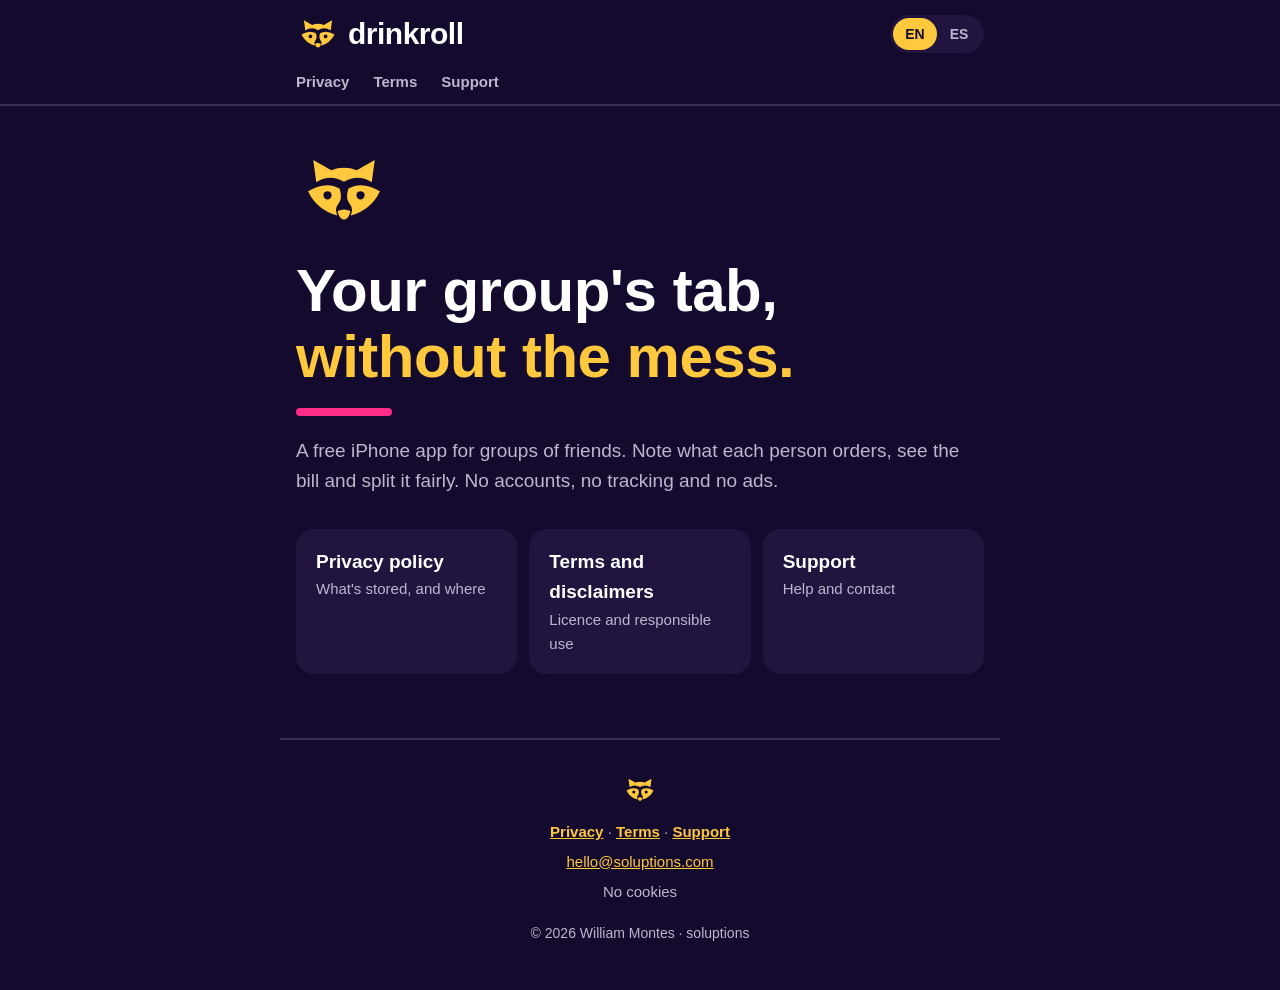
<file: drinkroll/index.html>
<!doctype html><html lang="en"><head><meta charset="utf-8"><meta name="viewport" content="width=device-width,initial-scale=1"><title>Group tab for iPhone · Drinkroll</title><link rel="icon" href="/logo.svg" type="image/svg+xml"><link rel="stylesheet" href="/style.css?v=3"></head><body>
<header><div class="wrap"><div class="top"><a class="brand" href="/drinkroll/"><img src="/logo.svg" width="44" height="44" alt="">drinkroll</a><div class="switch" role="group" aria-label="Language / Idioma"><a href="/drinkroll/" hreflang="en" lang="en" aria-current="true">EN</a><a href="/drinkroll/es/" hreflang="es" lang="es">ES</a></div></div><nav><a href="/drinkroll/privacy/">Privacy</a><a href="/drinkroll/terms/">Terms</a><a href="/drinkroll/support/">Support</a></nav></div></header>
<main><section class="hero"><img src="/logo.svg" width="120" height="120" alt=""><h1>Your group's tab,<br><span>without the mess.</span></h1><div class="bar"></div><p>A free iPhone app for groups of friends. Note what each person orders, see the bill and split it fairly. No accounts, no tracking and no ads.</p></section><div class="tiles"><a class="tile" href="/drinkroll/privacy/"><strong>Privacy policy</strong><span>What's stored, and where</span></a><a class="tile" href="/drinkroll/terms/"><strong>Terms and disclaimers</strong><span>Licence and responsible use</span></a><a class="tile" href="/drinkroll/support/"><strong>Support</strong><span>Help and contact</span></a></div></main><footer><img src="/logo.svg" width="36" height="36" alt=""><p class="flinks"><a href="/drinkroll/privacy/">Privacy</a> · <a href="/drinkroll/terms/">Terms</a> · <a href="/drinkroll/support/">Support</a></p><p><a href="mailto:hello@soluptions.com">hello@soluptions.com</a></p><p>No cookies</p><p class="copy">© 2026 William Montes · soluptions</p></footer></body></html>
</file>
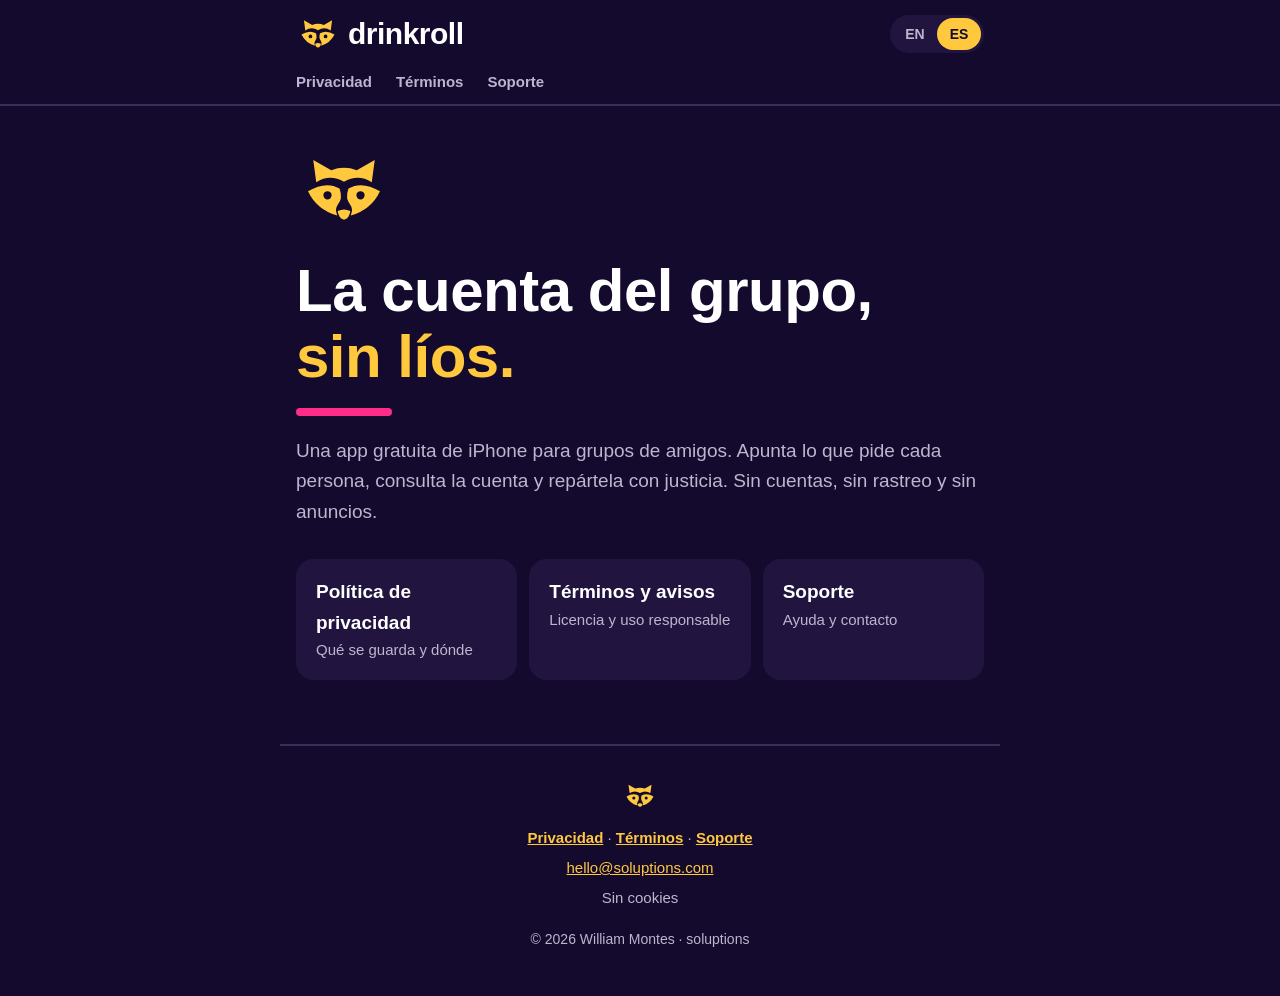
<file: drinkroll/es/index.html>
<!doctype html><html lang="es"><head><meta charset="utf-8"><meta name="viewport" content="width=device-width,initial-scale=1"><title>La cuenta del grupo para iPhone · Drinkroll</title><link rel="icon" href="/logo.svg" type="image/svg+xml"><link rel="stylesheet" href="/style.css?v=3"></head><body>
<header><div class="wrap"><div class="top"><a class="brand" href="/drinkroll/es/"><img src="/logo.svg" width="44" height="44" alt="">drinkroll</a><div class="switch" role="group" aria-label="Language / Idioma"><a href="/drinkroll/" hreflang="en" lang="en">EN</a><a href="/drinkroll/es/" hreflang="es" lang="es" aria-current="true">ES</a></div></div><nav><a href="/drinkroll/es/privacy/">Privacidad</a><a href="/drinkroll/es/terms/">Términos</a><a href="/drinkroll/es/support/">Soporte</a></nav></div></header>
<main><section class="hero"><img src="/logo.svg" width="120" height="120" alt=""><h1>La cuenta del grupo,<br><span>sin líos.</span></h1><div class="bar"></div><p>Una app gratuita de iPhone para grupos de amigos. Apunta lo que pide cada persona, consulta la cuenta y repártela con justicia. Sin cuentas, sin rastreo y sin anuncios.</p></section><div class="tiles"><a class="tile" href="/drinkroll/es/privacy/"><strong>Política de privacidad</strong><span>Qué se guarda y dónde</span></a><a class="tile" href="/drinkroll/es/terms/"><strong>Términos y avisos</strong><span>Licencia y uso responsable</span></a><a class="tile" href="/drinkroll/es/support/"><strong>Soporte</strong><span>Ayuda y contacto</span></a></div></main><footer><img src="/logo.svg" width="36" height="36" alt=""><p class="flinks"><a href="/drinkroll/es/privacy/">Privacidad</a> · <a href="/drinkroll/es/terms/">Términos</a> · <a href="/drinkroll/es/support/">Soporte</a></p><p><a href="mailto:hello@soluptions.com">hello@soluptions.com</a></p><p>Sin cookies</p><p class="copy">© 2026 William Montes · soluptions</p></footer></body></html>
</file>
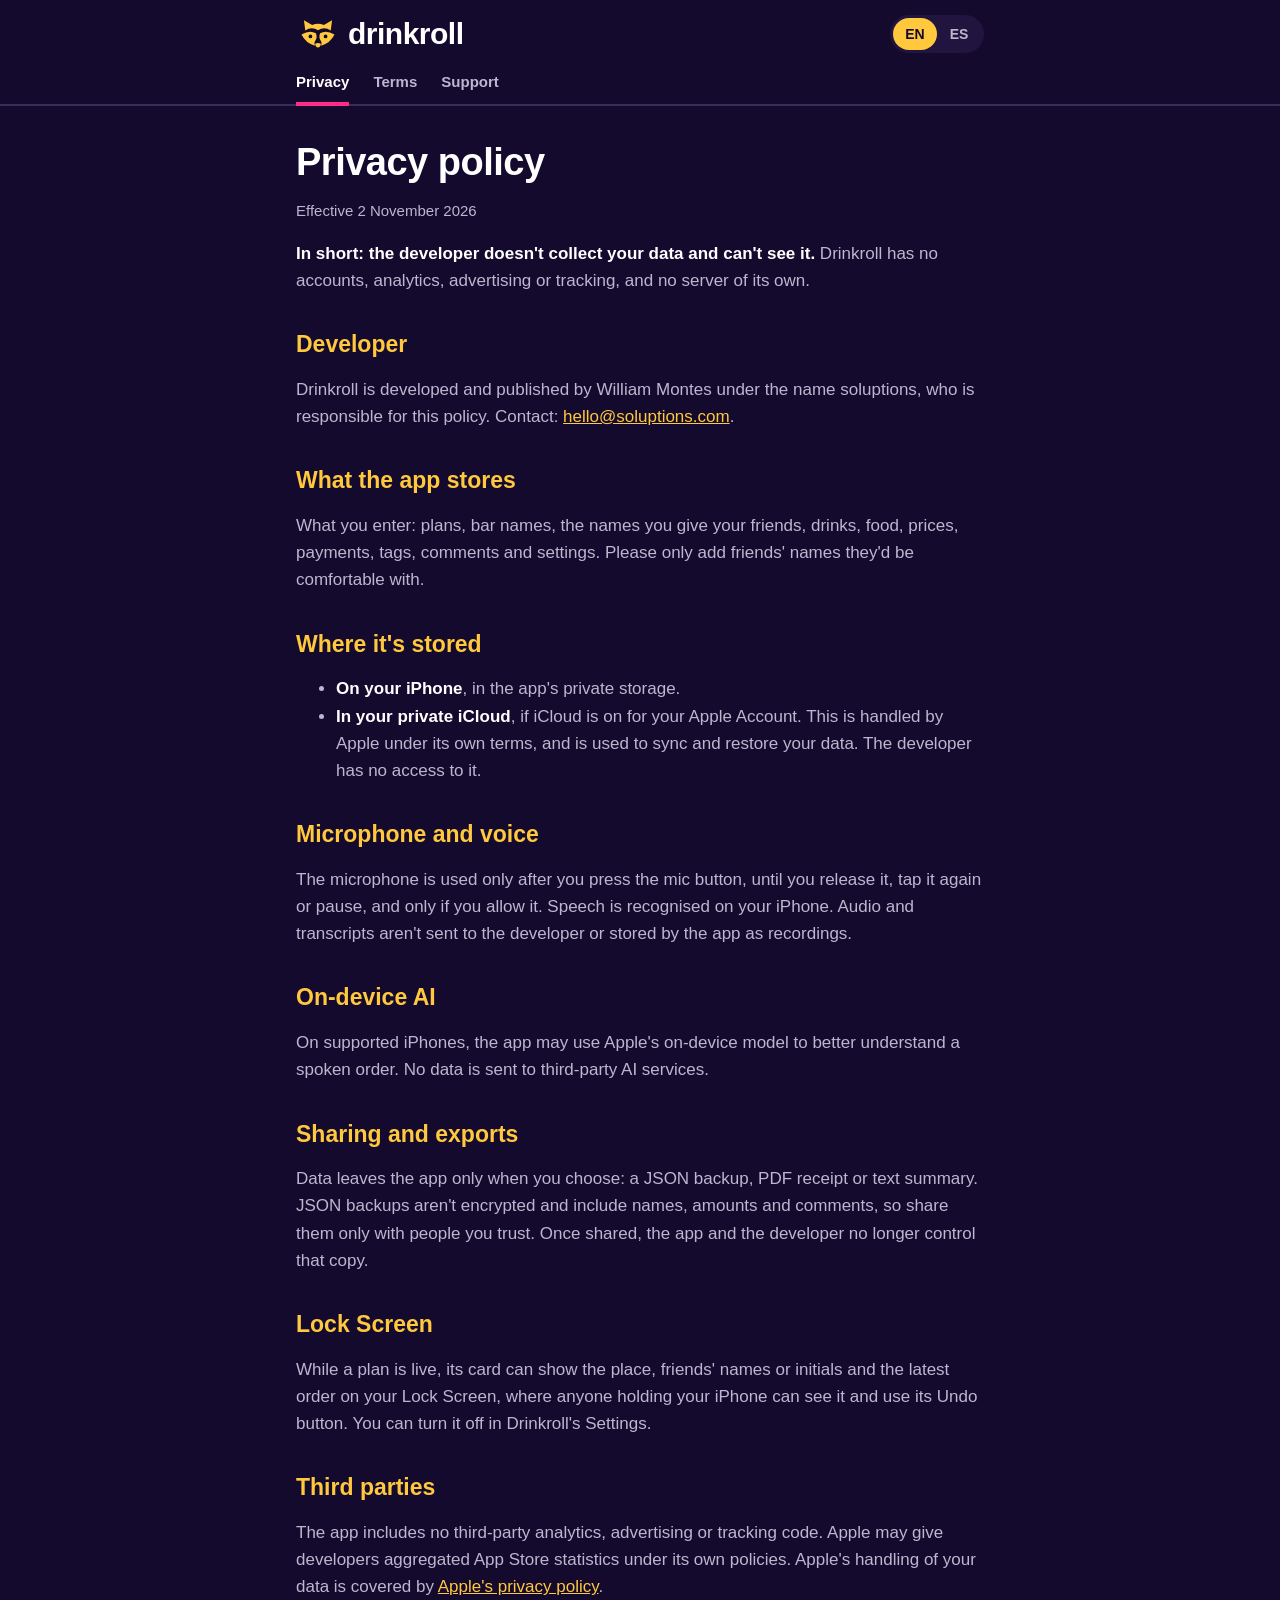
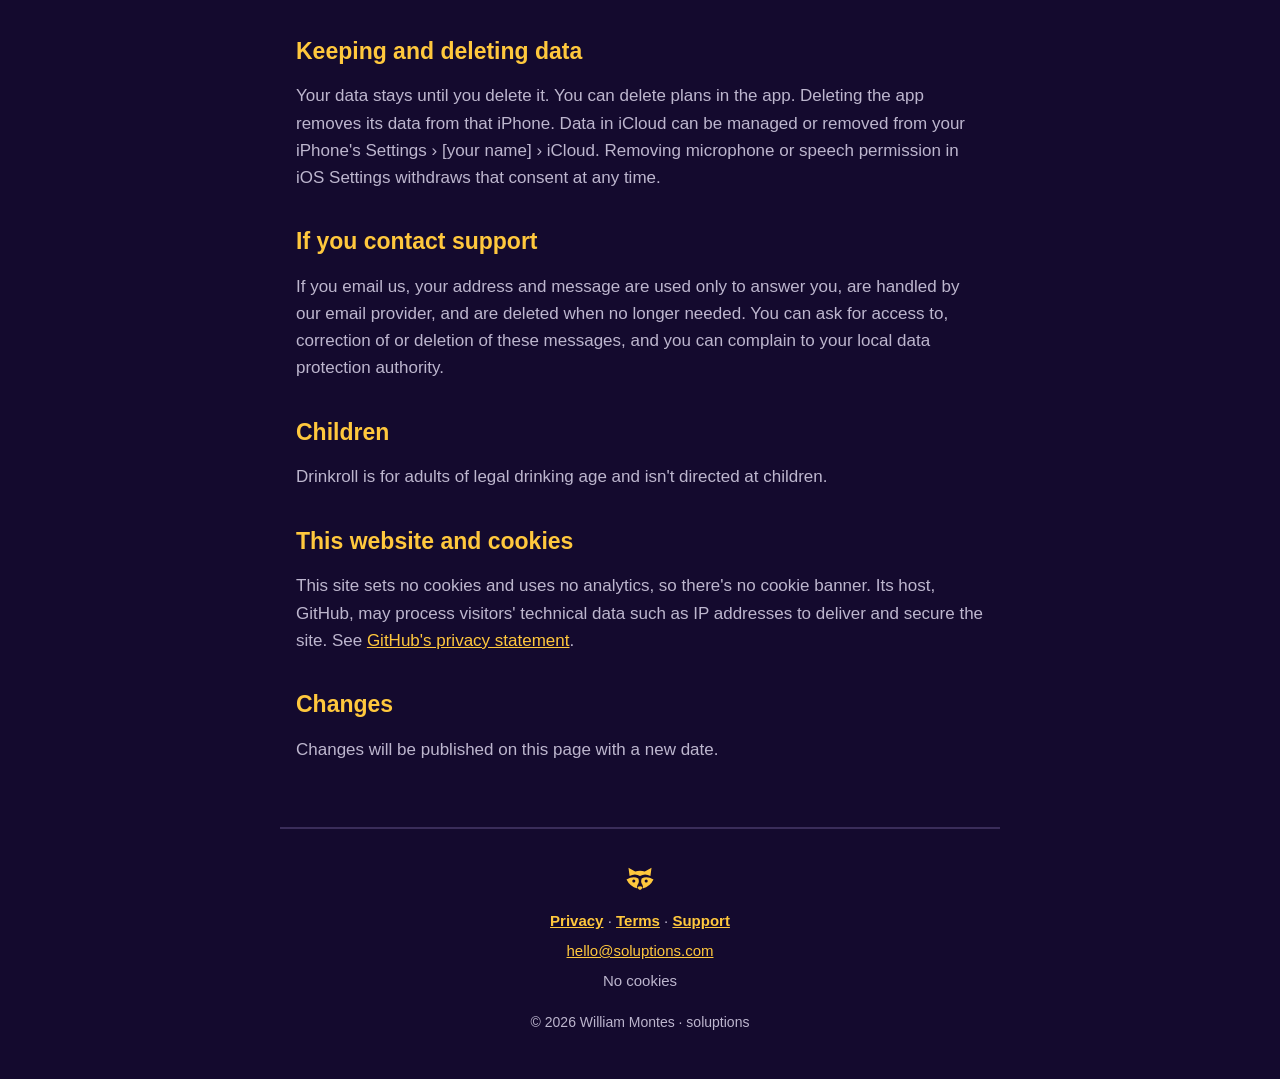
<file: drinkroll/privacy/index.html>
<!doctype html><html lang="en"><head><meta charset="utf-8"><meta name="viewport" content="width=device-width,initial-scale=1"><title>Privacy policy · Drinkroll</title><link rel="icon" href="/logo.svg" type="image/svg+xml"><link rel="stylesheet" href="/style.css?v=3"></head><body>
<header><div class="wrap"><div class="top"><a class="brand" href="/drinkroll/"><img src="/logo.svg" width="44" height="44" alt="">drinkroll</a><div class="switch" role="group" aria-label="Language / Idioma"><a href="/drinkroll/privacy/" hreflang="en" lang="en" aria-current="true">EN</a><a href="/drinkroll/es/privacy/" hreflang="es" lang="es">ES</a></div></div><nav><a href="/drinkroll/privacy/" aria-current="page">Privacy</a><a href="/drinkroll/terms/">Terms</a><a href="/drinkroll/support/">Support</a></nav></div></header>
<main><h1>Privacy policy</h1><p class="date">Effective 2 November 2026</p>
<p><strong>In short: the developer doesn't collect your data and can't see it.</strong> Drinkroll has no accounts, analytics, advertising or tracking, and no server of its own.</p>
<h2>Developer</h2><p>Drinkroll is developed and published by William Montes under the name soluptions, who is responsible for this policy. Contact: <a href="mailto:hello@soluptions.com">hello@soluptions.com</a>.</p>
<h2>What the app stores</h2><p>What you enter: plans, bar names, the names you give your friends, drinks, food, prices, payments, tags, comments and settings. Please only add friends' names they'd be comfortable with.</p>
<h2>Where it's stored</h2><ul><li><strong>On your iPhone</strong>, in the app's private storage.</li><li><strong>In your private iCloud</strong>, if iCloud is on for your Apple Account. This is handled by Apple under its own terms, and is used to sync and restore your data. The developer has no access to it.</li></ul>
<h2>Microphone and voice</h2><p>The microphone is used only after you press the mic button, until you release it, tap it again or pause, and only if you allow it. Speech is recognised on your iPhone. Audio and transcripts aren't sent to the developer or stored by the app as recordings.</p>
<h2>On-device AI</h2><p>On supported iPhones, the app may use Apple's on-device model to better understand a spoken order. No data is sent to third-party AI services.</p>
<h2>Sharing and exports</h2><p>Data leaves the app only when you choose: a JSON backup, PDF receipt or text summary. JSON backups aren't encrypted and include names, amounts and comments, so share them only with people you trust. Once shared, the app and the developer no longer control that copy.</p>
<h2>Lock Screen</h2><p>While a plan is live, its card can show the place, friends' names or initials and the latest order on your Lock Screen, where anyone holding your iPhone can see it and use its Undo button. You can turn it off in Drinkroll's Settings.</p>
<h2>Third parties</h2><p>The app includes no third-party analytics, advertising or tracking code. Apple may give developers aggregated App Store statistics under its own policies. Apple's handling of your data is covered by <a href="https://www.apple.com/legal/privacy/">Apple's privacy policy</a>.</p>
<h2>Keeping and deleting data</h2><p>Your data stays until you delete it. You can delete plans in the app. Deleting the app removes its data from that iPhone. Data in iCloud can be managed or removed from your iPhone's Settings › [your name] › iCloud. Removing microphone or speech permission in iOS Settings withdraws that consent at any time.</p>
<h2>If you contact support</h2><p>If you email us, your address and message are used only to answer you, are handled by our email provider, and are deleted when no longer needed. You can ask for access to, correction of or deletion of these messages, and you can complain to your local data protection authority.</p>
<h2>Children</h2><p>Drinkroll is for adults of legal drinking age and isn't directed at children.</p>
<h2>This website and cookies</h2><p>This site sets no cookies and uses no analytics, so there's no cookie banner. Its host, GitHub, may process visitors' technical data such as IP addresses to deliver and secure the site. See <a href="https://docs.github.com/en/site-policy/privacy-policies/github-general-privacy-statement">GitHub's privacy statement</a>.</p>
<h2>Changes</h2><p>Changes will be published on this page with a new date.</p>
</main><footer><img src="/logo.svg" width="36" height="36" alt=""><p class="flinks"><a href="/drinkroll/privacy/">Privacy</a> · <a href="/drinkroll/terms/">Terms</a> · <a href="/drinkroll/support/">Support</a></p><p><a href="mailto:hello@soluptions.com">hello@soluptions.com</a></p><p>No cookies</p><p class="copy">© 2026 William Montes · soluptions</p></footer></body></html>
</file>
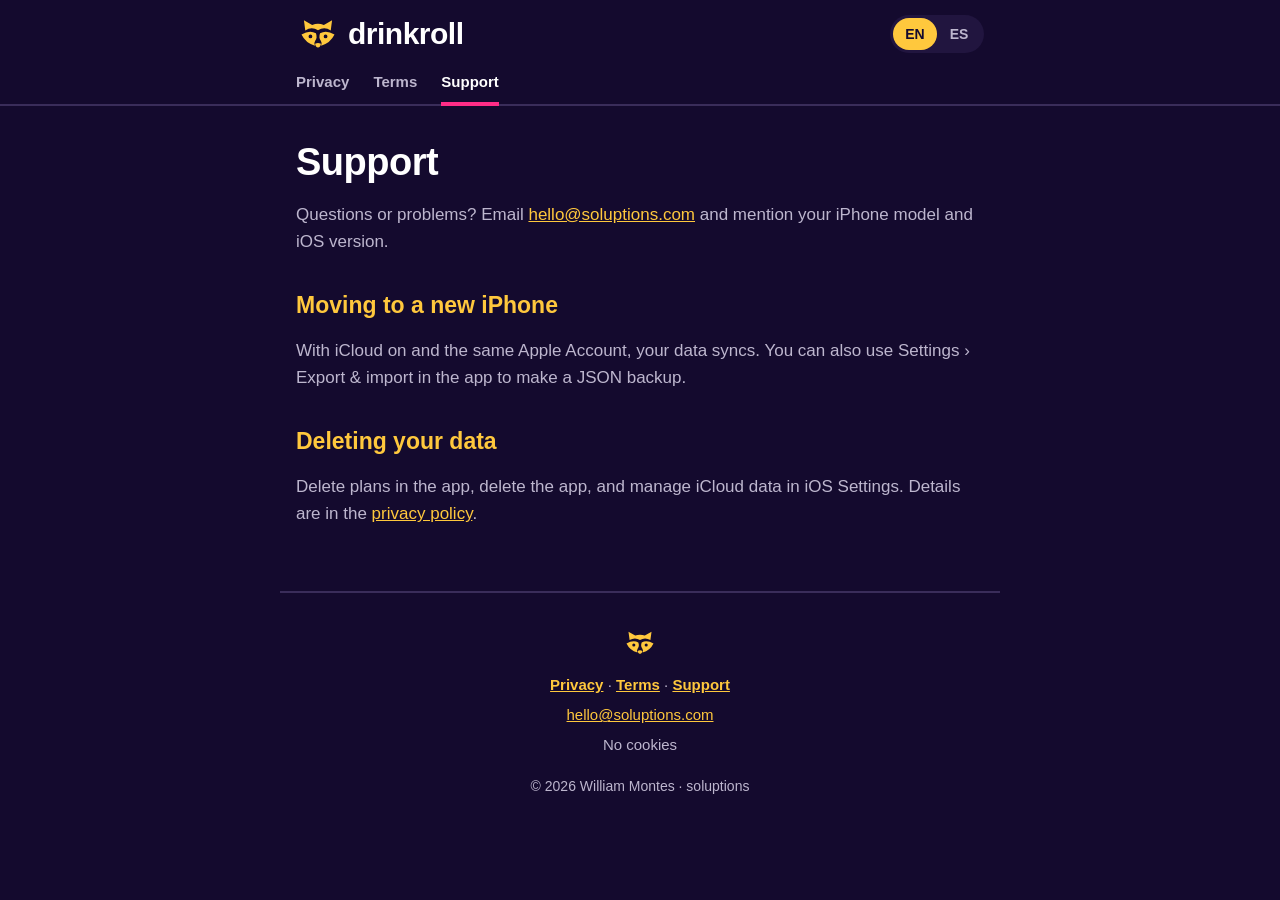
<file: drinkroll/support/index.html>
<!doctype html><html lang="en"><head><meta charset="utf-8"><meta name="viewport" content="width=device-width,initial-scale=1"><title>Support · Drinkroll</title><link rel="icon" href="/logo.svg" type="image/svg+xml"><link rel="stylesheet" href="/style.css?v=3"></head><body>
<header><div class="wrap"><div class="top"><a class="brand" href="/drinkroll/"><img src="/logo.svg" width="44" height="44" alt="">drinkroll</a><div class="switch" role="group" aria-label="Language / Idioma"><a href="/drinkroll/support/" hreflang="en" lang="en" aria-current="true">EN</a><a href="/drinkroll/es/support/" hreflang="es" lang="es">ES</a></div></div><nav><a href="/drinkroll/privacy/">Privacy</a><a href="/drinkroll/terms/">Terms</a><a href="/drinkroll/support/" aria-current="page">Support</a></nav></div></header>
<main><h1>Support</h1><p>Questions or problems? Email <a href="mailto:hello@soluptions.com">hello@soluptions.com</a> and mention your iPhone model and iOS version.</p>
<h2>Moving to a new iPhone</h2><p>With iCloud on and the same Apple Account, your data syncs. You can also use Settings › Export &amp; import in the app to make a JSON backup.</p>
<h2>Deleting your data</h2><p>Delete plans in the app, delete the app, and manage iCloud data in iOS Settings. Details are in the <a href="../privacy/">privacy policy</a>.</p>
</main><footer><img src="/logo.svg" width="36" height="36" alt=""><p class="flinks"><a href="/drinkroll/privacy/">Privacy</a> · <a href="/drinkroll/terms/">Terms</a> · <a href="/drinkroll/support/">Support</a></p><p><a href="mailto:hello@soluptions.com">hello@soluptions.com</a></p><p>No cookies</p><p class="copy">© 2026 William Montes · soluptions</p></footer></body></html>
</file>
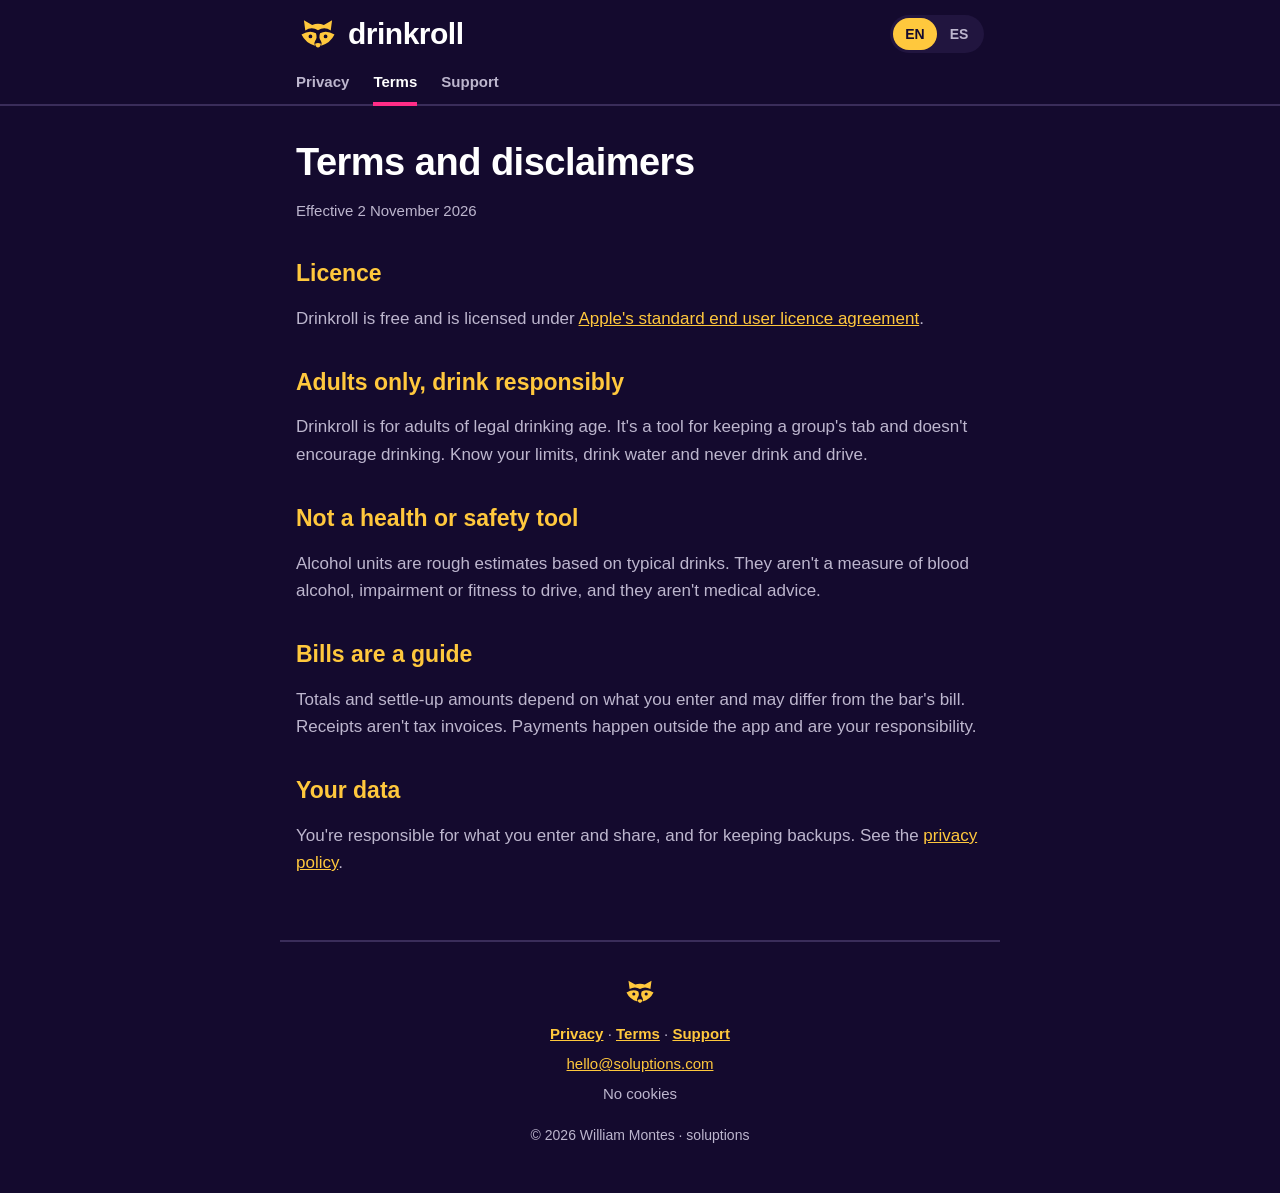
<file: drinkroll/terms/index.html>
<!doctype html><html lang="en"><head><meta charset="utf-8"><meta name="viewport" content="width=device-width,initial-scale=1"><title>Terms and disclaimers · Drinkroll</title><link rel="icon" href="/logo.svg" type="image/svg+xml"><link rel="stylesheet" href="/style.css?v=3"></head><body>
<header><div class="wrap"><div class="top"><a class="brand" href="/drinkroll/"><img src="/logo.svg" width="44" height="44" alt="">drinkroll</a><div class="switch" role="group" aria-label="Language / Idioma"><a href="/drinkroll/terms/" hreflang="en" lang="en" aria-current="true">EN</a><a href="/drinkroll/es/terms/" hreflang="es" lang="es">ES</a></div></div><nav><a href="/drinkroll/privacy/">Privacy</a><a href="/drinkroll/terms/" aria-current="page">Terms</a><a href="/drinkroll/support/">Support</a></nav></div></header>
<main><h1>Terms and disclaimers</h1><p class="date">Effective 2 November 2026</p>
<h2>Licence</h2><p>Drinkroll is free and is licensed under <a href="https://www.apple.com/legal/internet-services/itunes/dev/stdeula/">Apple's standard end user licence agreement</a>.</p>
<h2>Adults only, drink responsibly</h2><p>Drinkroll is for adults of legal drinking age. It's a tool for keeping a group's tab and doesn't encourage drinking. Know your limits, drink water and never drink and drive.</p>
<h2>Not a health or safety tool</h2><p>Alcohol units are rough estimates based on typical drinks. They aren't a measure of blood alcohol, impairment or fitness to drive, and they aren't medical advice.</p>
<h2>Bills are a guide</h2><p>Totals and settle-up amounts depend on what you enter and may differ from the bar's bill. Receipts aren't tax invoices. Payments happen outside the app and are your responsibility.</p>
<h2>Your data</h2><p>You're responsible for what you enter and share, and for keeping backups. See the <a href="../privacy/">privacy policy</a>.</p>
</main><footer><img src="/logo.svg" width="36" height="36" alt=""><p class="flinks"><a href="/drinkroll/privacy/">Privacy</a> · <a href="/drinkroll/terms/">Terms</a> · <a href="/drinkroll/support/">Support</a></p><p><a href="mailto:hello@soluptions.com">hello@soluptions.com</a></p><p>No cookies</p><p class="copy">© 2026 William Montes · soluptions</p></footer></body></html>
</file>
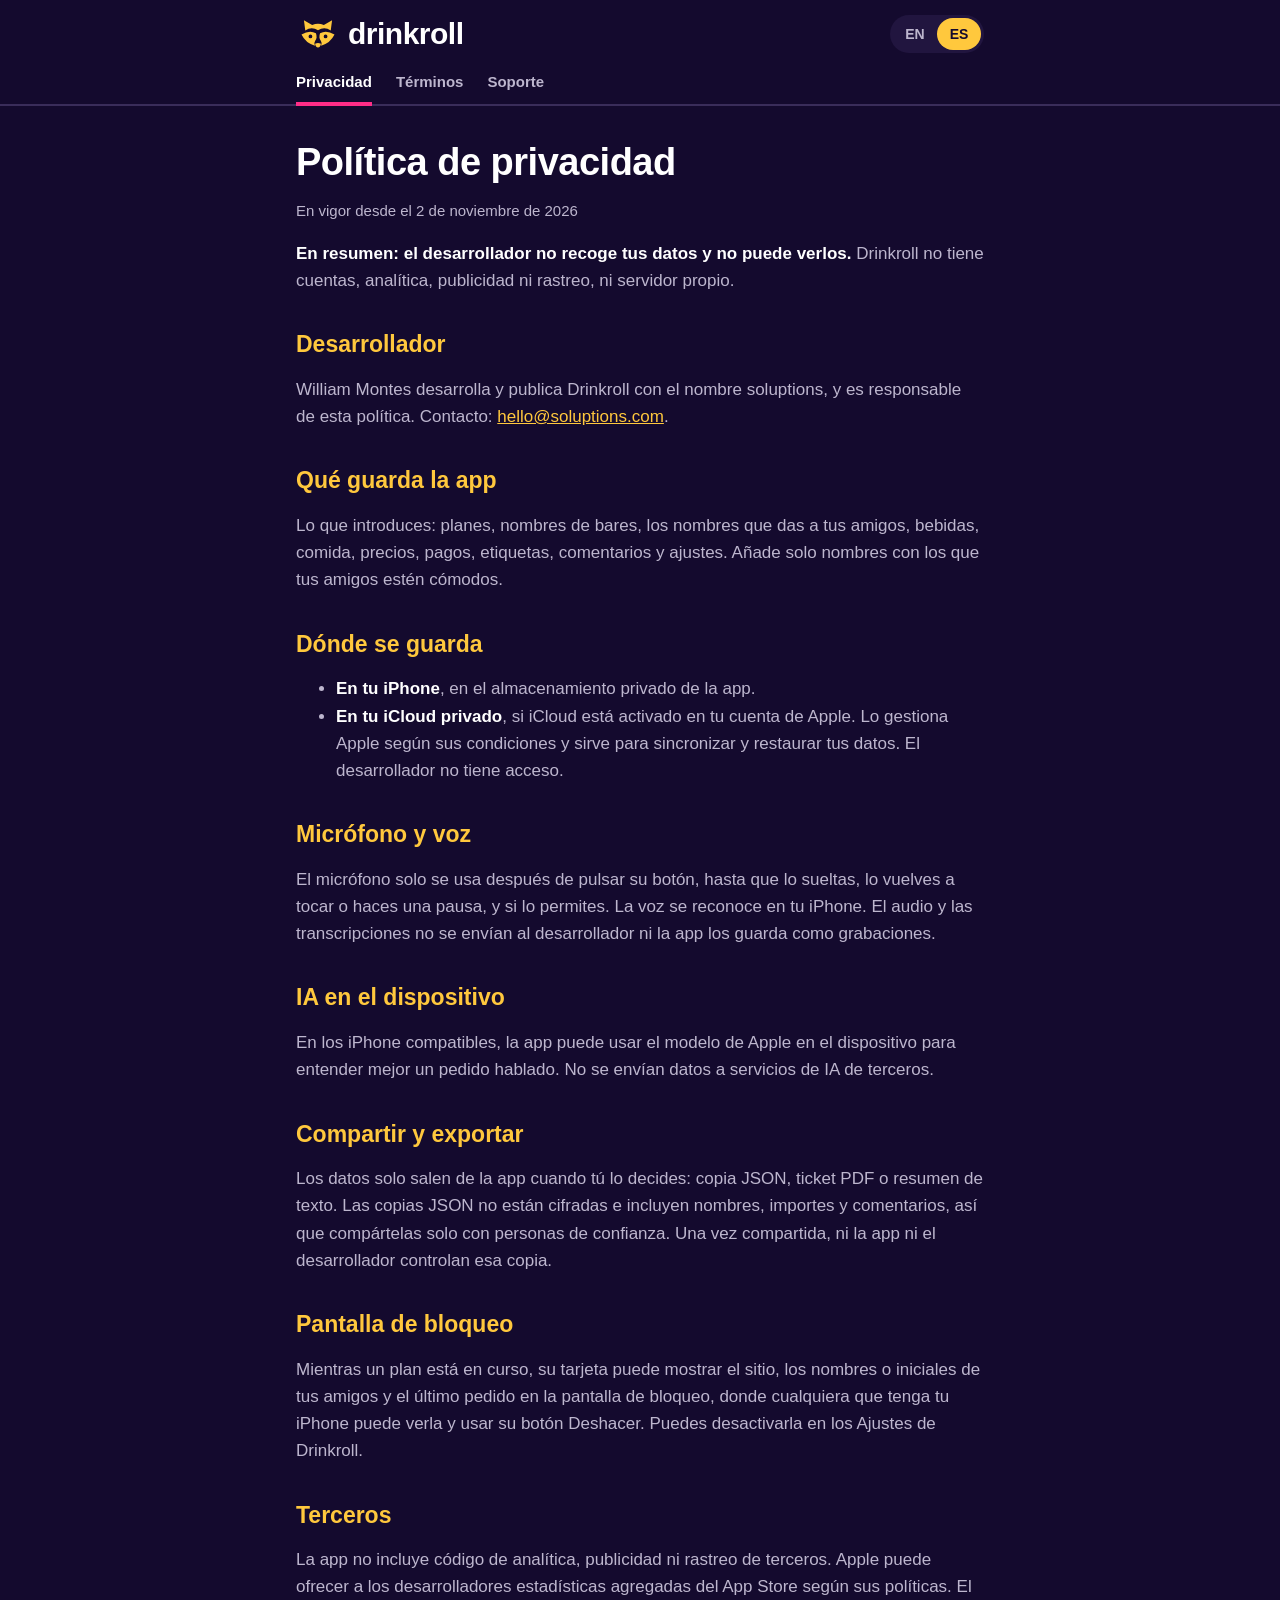
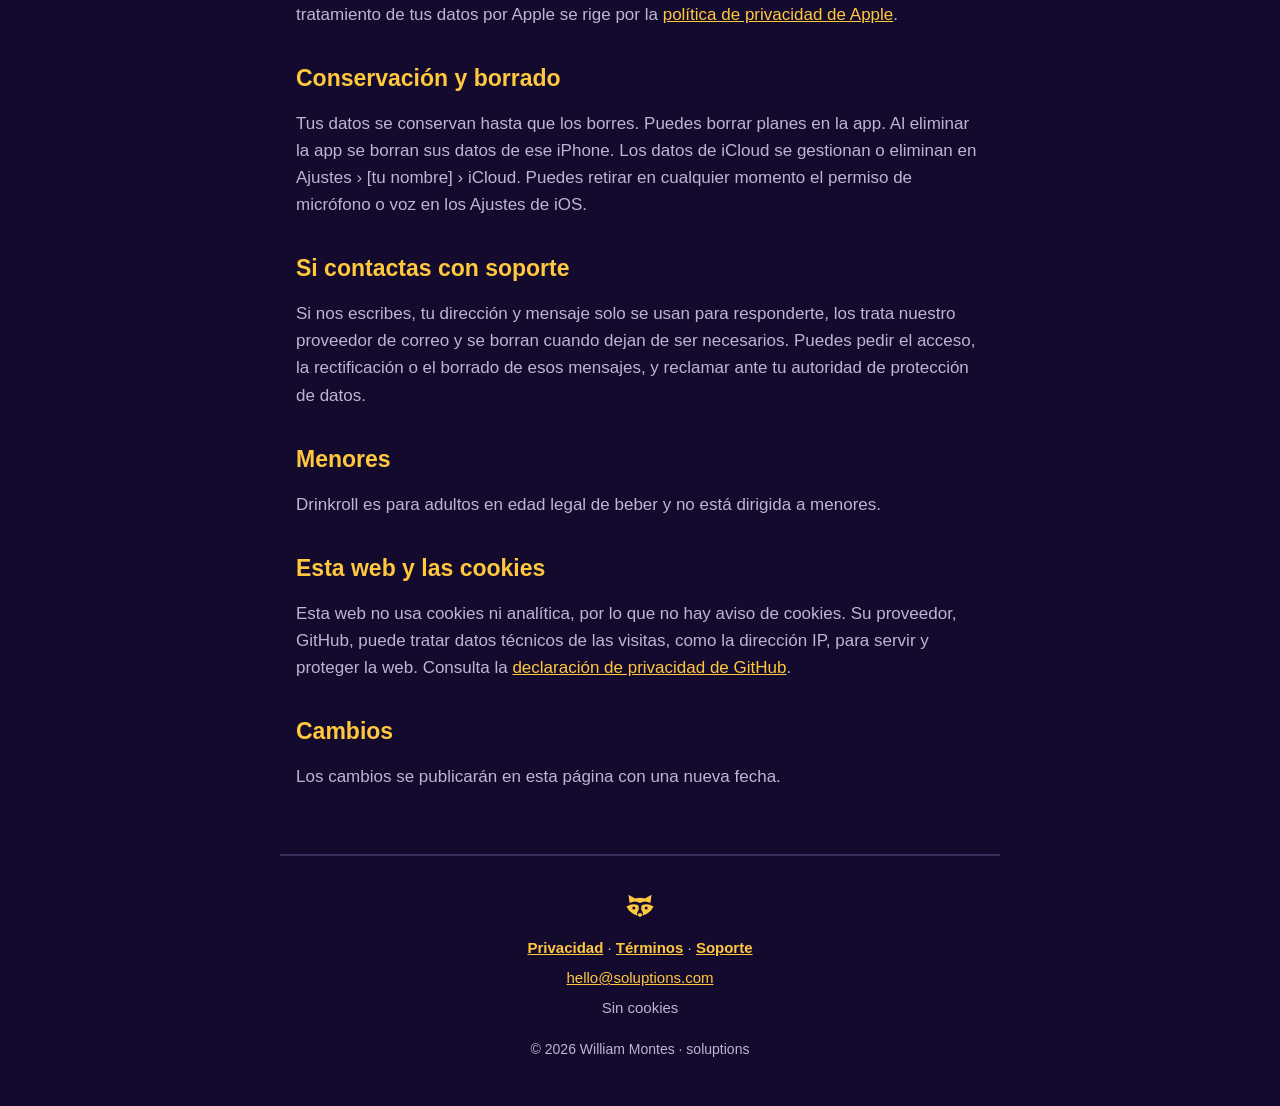
<file: drinkroll/es/privacy/index.html>
<!doctype html><html lang="es"><head><meta charset="utf-8"><meta name="viewport" content="width=device-width,initial-scale=1"><title>Política de privacidad · Drinkroll</title><link rel="icon" href="/logo.svg" type="image/svg+xml"><link rel="stylesheet" href="/style.css?v=3"></head><body>
<header><div class="wrap"><div class="top"><a class="brand" href="/drinkroll/es/"><img src="/logo.svg" width="44" height="44" alt="">drinkroll</a><div class="switch" role="group" aria-label="Language / Idioma"><a href="/drinkroll/privacy/" hreflang="en" lang="en">EN</a><a href="/drinkroll/es/privacy/" hreflang="es" lang="es" aria-current="true">ES</a></div></div><nav><a href="/drinkroll/es/privacy/" aria-current="page">Privacidad</a><a href="/drinkroll/es/terms/">Términos</a><a href="/drinkroll/es/support/">Soporte</a></nav></div></header>
<main><h1>Política de privacidad</h1><p class="date">En vigor desde el 2 de noviembre de 2026</p>
<p><strong>En resumen: el desarrollador no recoge tus datos y no puede verlos.</strong> Drinkroll no tiene cuentas, analítica, publicidad ni rastreo, ni servidor propio.</p>
<h2>Desarrollador</h2><p>William Montes desarrolla y publica Drinkroll con el nombre soluptions, y es responsable de esta política. Contacto: <a href="mailto:hello@soluptions.com">hello@soluptions.com</a>.</p>
<h2>Qué guarda la app</h2><p>Lo que introduces: planes, nombres de bares, los nombres que das a tus amigos, bebidas, comida, precios, pagos, etiquetas, comentarios y ajustes. Añade solo nombres con los que tus amigos estén cómodos.</p>
<h2>Dónde se guarda</h2><ul><li><strong>En tu iPhone</strong>, en el almacenamiento privado de la app.</li><li><strong>En tu iCloud privado</strong>, si iCloud está activado en tu cuenta de Apple. Lo gestiona Apple según sus condiciones y sirve para sincronizar y restaurar tus datos. El desarrollador no tiene acceso.</li></ul>
<h2>Micrófono y voz</h2><p>El micrófono solo se usa después de pulsar su botón, hasta que lo sueltas, lo vuelves a tocar o haces una pausa, y si lo permites. La voz se reconoce en tu iPhone. El audio y las transcripciones no se envían al desarrollador ni la app los guarda como grabaciones.</p>
<h2>IA en el dispositivo</h2><p>En los iPhone compatibles, la app puede usar el modelo de Apple en el dispositivo para entender mejor un pedido hablado. No se envían datos a servicios de IA de terceros.</p>
<h2>Compartir y exportar</h2><p>Los datos solo salen de la app cuando tú lo decides: copia JSON, ticket PDF o resumen de texto. Las copias JSON no están cifradas e incluyen nombres, importes y comentarios, así que compártelas solo con personas de confianza. Una vez compartida, ni la app ni el desarrollador controlan esa copia.</p>
<h2>Pantalla de bloqueo</h2><p>Mientras un plan está en curso, su tarjeta puede mostrar el sitio, los nombres o iniciales de tus amigos y el último pedido en la pantalla de bloqueo, donde cualquiera que tenga tu iPhone puede verla y usar su botón Deshacer. Puedes desactivarla en los Ajustes de Drinkroll.</p>
<h2>Terceros</h2><p>La app no incluye código de analítica, publicidad ni rastreo de terceros. Apple puede ofrecer a los desarrolladores estadísticas agregadas del App Store según sus políticas. El tratamiento de tus datos por Apple se rige por la <a href="https://www.apple.com/legal/privacy/es/">política de privacidad de Apple</a>.</p>
<h2>Conservación y borrado</h2><p>Tus datos se conservan hasta que los borres. Puedes borrar planes en la app. Al eliminar la app se borran sus datos de ese iPhone. Los datos de iCloud se gestionan o eliminan en Ajustes › [tu nombre] › iCloud. Puedes retirar en cualquier momento el permiso de micrófono o voz en los Ajustes de iOS.</p>
<h2>Si contactas con soporte</h2><p>Si nos escribes, tu dirección y mensaje solo se usan para responderte, los trata nuestro proveedor de correo y se borran cuando dejan de ser necesarios. Puedes pedir el acceso, la rectificación o el borrado de esos mensajes, y reclamar ante tu autoridad de protección de datos.</p>
<h2>Menores</h2><p>Drinkroll es para adultos en edad legal de beber y no está dirigida a menores.</p>
<h2>Esta web y las cookies</h2><p>Esta web no usa cookies ni analítica, por lo que no hay aviso de cookies. Su proveedor, GitHub, puede tratar datos técnicos de las visitas, como la dirección IP, para servir y proteger la web. Consulta la <a href="https://docs.github.com/en/site-policy/privacy-policies/github-general-privacy-statement">declaración de privacidad de GitHub</a>.</p>
<h2>Cambios</h2><p>Los cambios se publicarán en esta página con una nueva fecha.</p></main><footer><img src="/logo.svg" width="36" height="36" alt=""><p class="flinks"><a href="/drinkroll/es/privacy/">Privacidad</a> · <a href="/drinkroll/es/terms/">Términos</a> · <a href="/drinkroll/es/support/">Soporte</a></p><p><a href="mailto:hello@soluptions.com">hello@soluptions.com</a></p><p>Sin cookies</p><p class="copy">© 2026 William Montes · soluptions</p></footer></body></html>
</file>
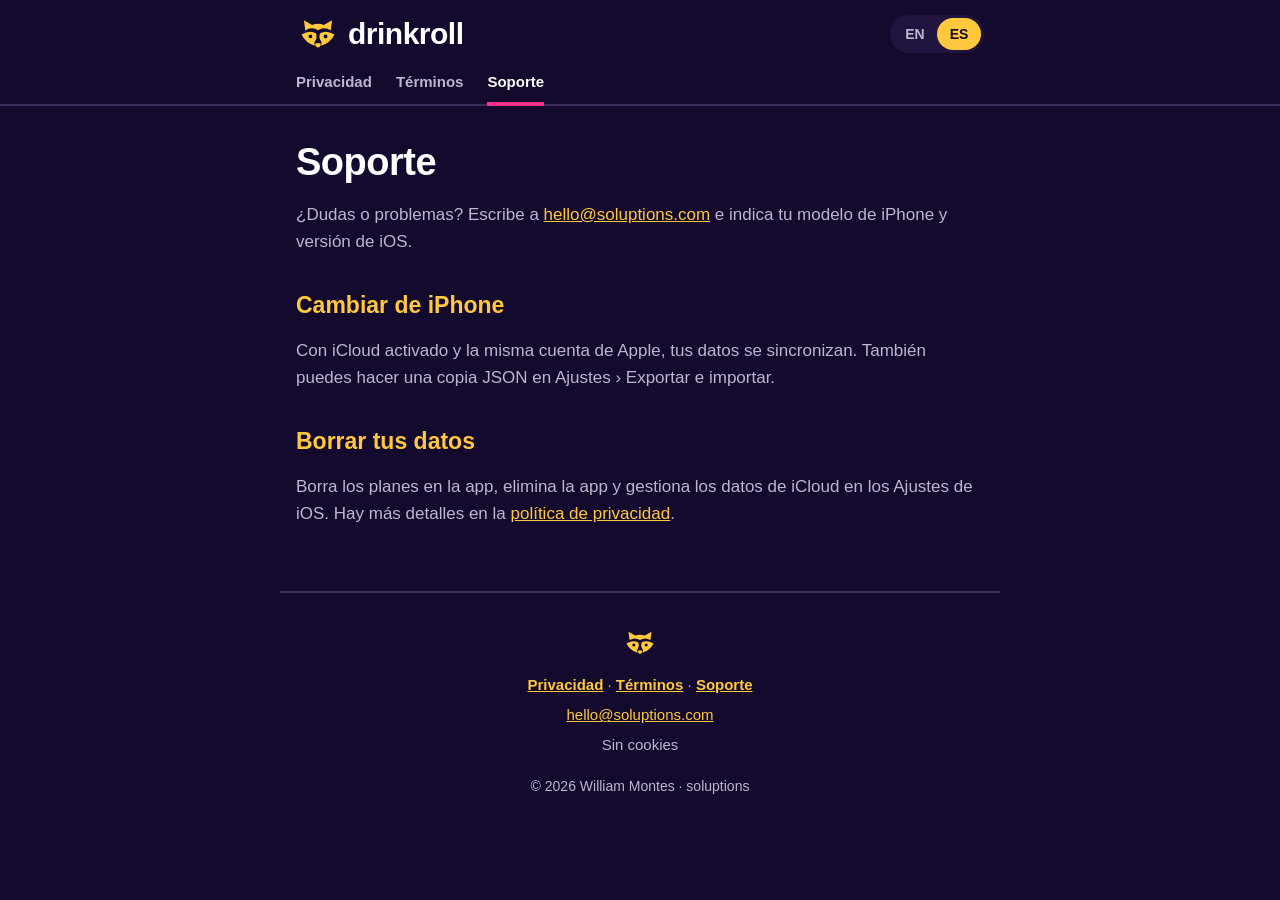
<file: drinkroll/es/support/index.html>
<!doctype html><html lang="es"><head><meta charset="utf-8"><meta name="viewport" content="width=device-width,initial-scale=1"><title>Soporte · Drinkroll</title><link rel="icon" href="/logo.svg" type="image/svg+xml"><link rel="stylesheet" href="/style.css?v=3"></head><body>
<header><div class="wrap"><div class="top"><a class="brand" href="/drinkroll/es/"><img src="/logo.svg" width="44" height="44" alt="">drinkroll</a><div class="switch" role="group" aria-label="Language / Idioma"><a href="/drinkroll/support/" hreflang="en" lang="en">EN</a><a href="/drinkroll/es/support/" hreflang="es" lang="es" aria-current="true">ES</a></div></div><nav><a href="/drinkroll/es/privacy/">Privacidad</a><a href="/drinkroll/es/terms/">Términos</a><a href="/drinkroll/es/support/" aria-current="page">Soporte</a></nav></div></header>
<main><h1>Soporte</h1><p>¿Dudas o problemas? Escribe a <a href="mailto:hello@soluptions.com">hello@soluptions.com</a> e indica tu modelo de iPhone y versión de iOS.</p>
<h2>Cambiar de iPhone</h2><p>Con iCloud activado y la misma cuenta de Apple, tus datos se sincronizan. También puedes hacer una copia JSON en Ajustes › Exportar e importar.</p>
<h2>Borrar tus datos</h2><p>Borra los planes en la app, elimina la app y gestiona los datos de iCloud en los Ajustes de iOS. Hay más detalles en la <a href="../privacy/">política de privacidad</a>.</p></main><footer><img src="/logo.svg" width="36" height="36" alt=""><p class="flinks"><a href="/drinkroll/es/privacy/">Privacidad</a> · <a href="/drinkroll/es/terms/">Términos</a> · <a href="/drinkroll/es/support/">Soporte</a></p><p><a href="mailto:hello@soluptions.com">hello@soluptions.com</a></p><p>Sin cookies</p><p class="copy">© 2026 William Montes · soluptions</p></footer></body></html>
</file>
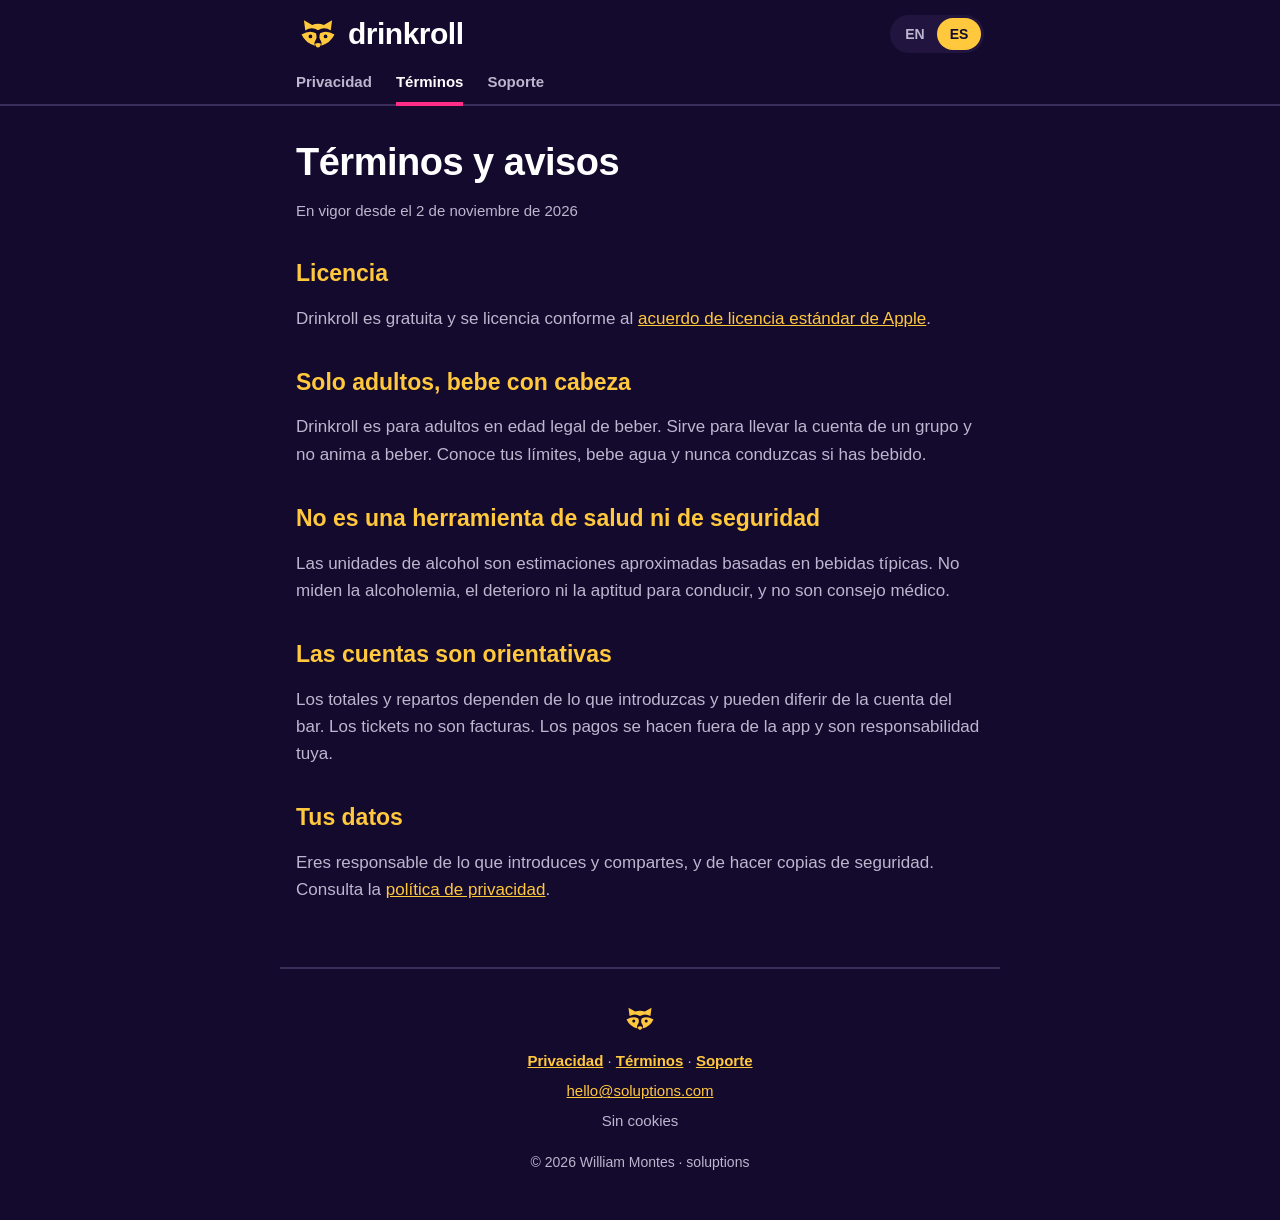
<file: drinkroll/es/terms/index.html>
<!doctype html><html lang="es"><head><meta charset="utf-8"><meta name="viewport" content="width=device-width,initial-scale=1"><title>Términos y avisos · Drinkroll</title><link rel="icon" href="/logo.svg" type="image/svg+xml"><link rel="stylesheet" href="/style.css?v=3"></head><body>
<header><div class="wrap"><div class="top"><a class="brand" href="/drinkroll/es/"><img src="/logo.svg" width="44" height="44" alt="">drinkroll</a><div class="switch" role="group" aria-label="Language / Idioma"><a href="/drinkroll/terms/" hreflang="en" lang="en">EN</a><a href="/drinkroll/es/terms/" hreflang="es" lang="es" aria-current="true">ES</a></div></div><nav><a href="/drinkroll/es/privacy/">Privacidad</a><a href="/drinkroll/es/terms/" aria-current="page">Términos</a><a href="/drinkroll/es/support/">Soporte</a></nav></div></header>
<main><h1>Términos y avisos</h1><p class="date">En vigor desde el 2 de noviembre de 2026</p>
<h2>Licencia</h2><p>Drinkroll es gratuita y se licencia conforme al <a href="https://www.apple.com/legal/internet-services/itunes/dev/stdeula/">acuerdo de licencia estándar de Apple</a>.</p>
<h2>Solo adultos, bebe con cabeza</h2><p>Drinkroll es para adultos en edad legal de beber. Sirve para llevar la cuenta de un grupo y no anima a beber. Conoce tus límites, bebe agua y nunca conduzcas si has bebido.</p>
<h2>No es una herramienta de salud ni de seguridad</h2><p>Las unidades de alcohol son estimaciones aproximadas basadas en bebidas típicas. No miden la alcoholemia, el deterioro ni la aptitud para conducir, y no son consejo médico.</p>
<h2>Las cuentas son orientativas</h2><p>Los totales y repartos dependen de lo que introduzcas y pueden diferir de la cuenta del bar. Los tickets no son facturas. Los pagos se hacen fuera de la app y son responsabilidad tuya.</p>
<h2>Tus datos</h2><p>Eres responsable de lo que introduces y compartes, y de hacer copias de seguridad. Consulta la <a href="../privacy/">política de privacidad</a>.</p></main><footer><img src="/logo.svg" width="36" height="36" alt=""><p class="flinks"><a href="/drinkroll/es/privacy/">Privacidad</a> · <a href="/drinkroll/es/terms/">Términos</a> · <a href="/drinkroll/es/support/">Soporte</a></p><p><a href="mailto:hello@soluptions.com">hello@soluptions.com</a></p><p>Sin cookies</p><p class="copy">© 2026 William Montes · soluptions</p></footer></body></html>
</file>
<file: style.css>
:root{--night:#140A2E;--raised:#21153F;--pink:#FF2D87;--yellow:#FFC83D;--text:#fff;--muted:#BDB6CE;--line:#3A2D5A}
*{box-sizing:border-box}html{-webkit-text-size-adjust:100%;scroll-padding-top:128px}body{margin:0;background:var(--night);color:var(--text);font:17px/1.6 ui-rounded,-apple-system,BlinkMacSystemFont,"Segoe UI",sans-serif}
header{position:sticky;top:0;z-index:10;background:var(--night);border-bottom:2px solid var(--line)}.wrap,main,footer{max-width:720px;margin:auto;padding-left:16px;padding-right:16px}.wrap{padding-top:calc(12px + env(safe-area-inset-top))}
.top{display:flex;align-items:center;justify-content:space-between;gap:12px}.brand{display:flex;align-items:center;gap:8px;font-size:30px;line-height:1;font-weight:900;letter-spacing:-.5px;color:#fff;text-decoration:none}.brand img{display:block;flex:none}
.switch{display:flex;flex:none;background:var(--raised);border-radius:999px;padding:3px}.switch a{min-width:44px;padding:7px 10px;border-radius:999px;text-align:center;font-size:14px;line-height:1.3;font-weight:800;text-decoration:none;color:var(--muted)}.switch a[aria-current]{background:var(--yellow);color:var(--night)}
nav{display:flex;gap:24px;margin-top:6px}nav a{padding:8px 0;border-bottom:4px solid transparent;margin-bottom:-2px;font-size:15px;font-weight:800;text-decoration:none;color:var(--muted)}nav a[aria-current]{color:#fff;border-bottom-color:var(--pink)}
main{padding-top:36px}h1{font-size:38px;line-height:1.1;font-weight:900;letter-spacing:-.5px;margin:0 0 8px}h2{font-size:23px;line-height:1.25;font-weight:900;margin:36px 0 8px;color:var(--yellow)}p,li{color:var(--muted)}strong{color:#fff}a{color:var(--yellow)}.date{font-size:15px}
.hero img{display:block;width:96px;height:96px;margin:0 0 20px}.hero h1{font-size:38px}.hero h1 span{color:var(--yellow)}.bar{width:96px;height:8px;border-radius:8px;background:var(--pink);margin:18px 0 20px}.hero p{font-size:19px}
.tiles{display:grid;gap:12px;margin-top:32px}.tile{display:block;padding:18px 20px;background:var(--raised);border-radius:18px;text-decoration:none}.tile strong{display:block;font-size:19px;font-weight:900}.tile span{display:block;color:var(--muted);font-size:15px}
footer{margin-top:64px;padding-top:32px;padding-bottom:calc(40px + env(safe-area-inset-bottom));border-top:2px solid var(--line);text-align:center;font-size:15px}footer img{display:block;margin:0 auto 12px}footer p{margin:6px 0}.flinks a{font-weight:800}.copy{margin-top:18px;font-size:14px}
@media(min-width:720px){.tiles{grid-template-columns:repeat(3,1fr)}.hero h1{font-size:60px}}
</file>
